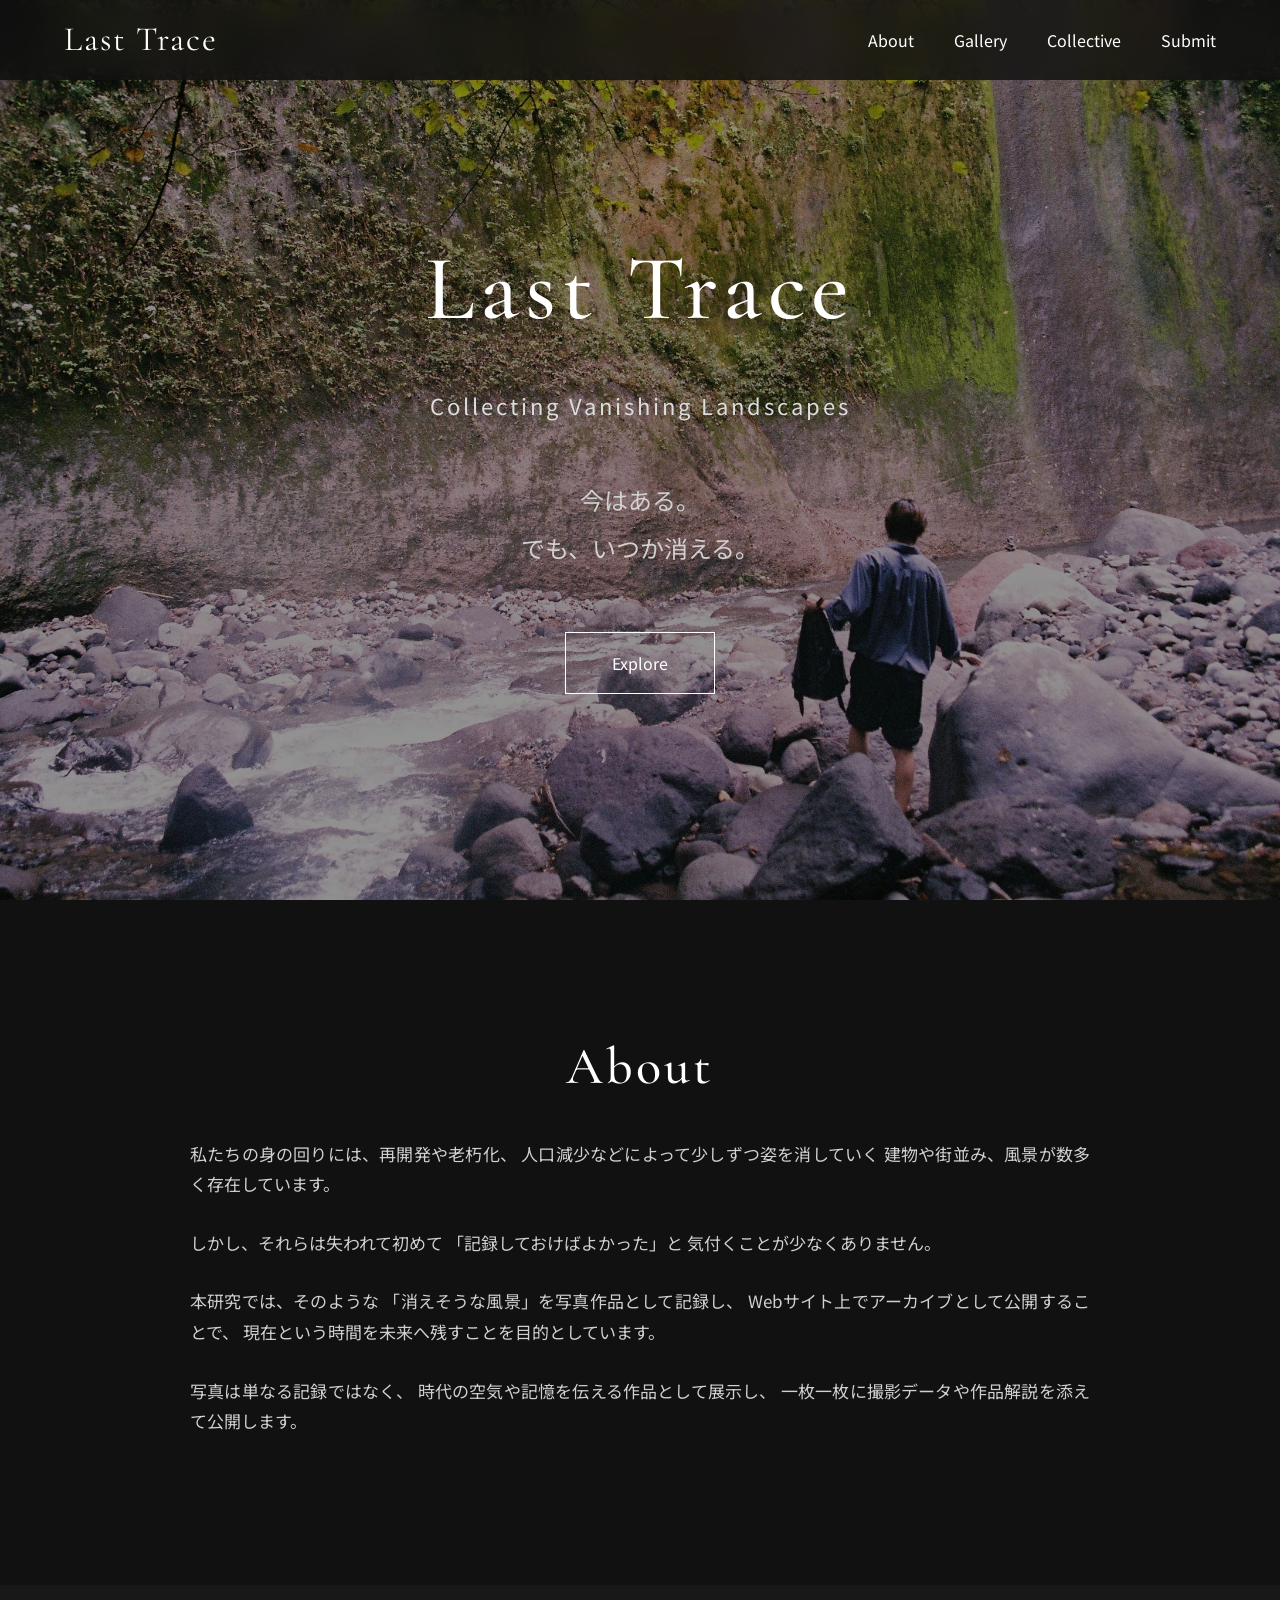
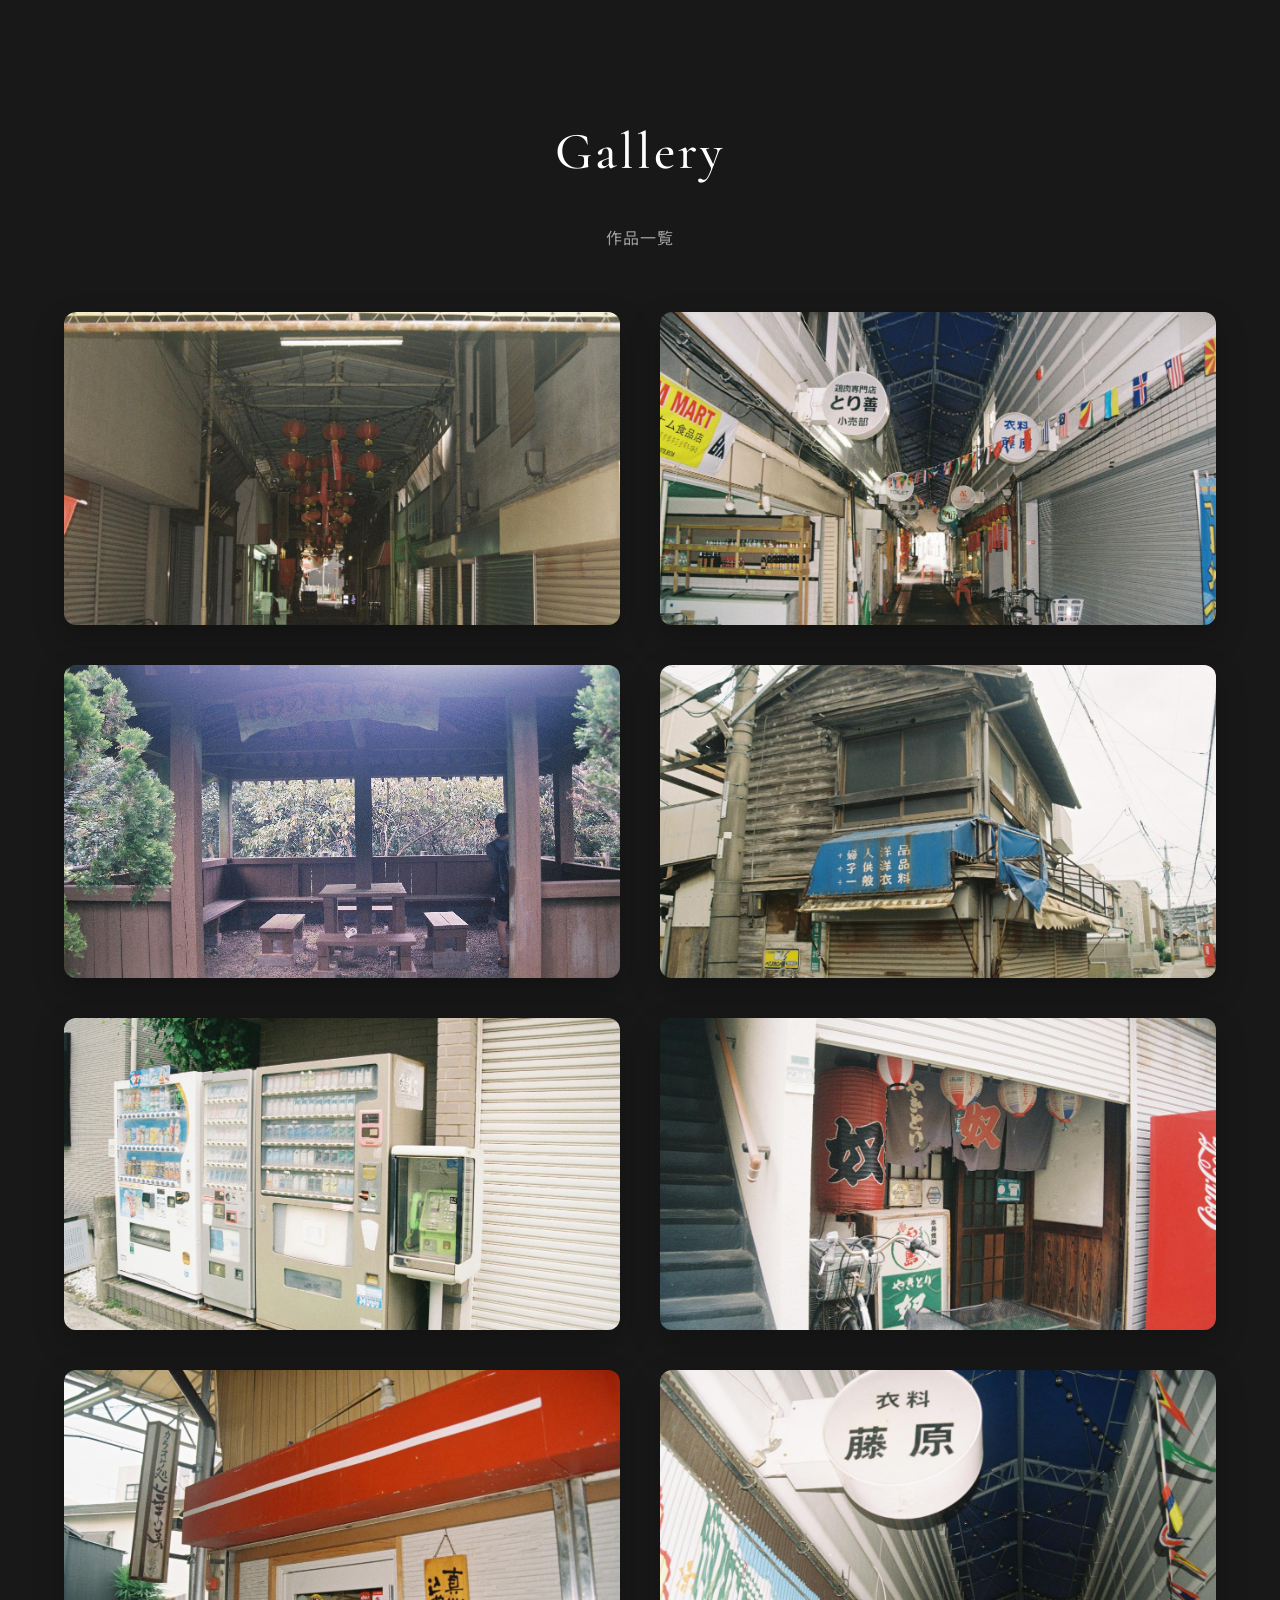
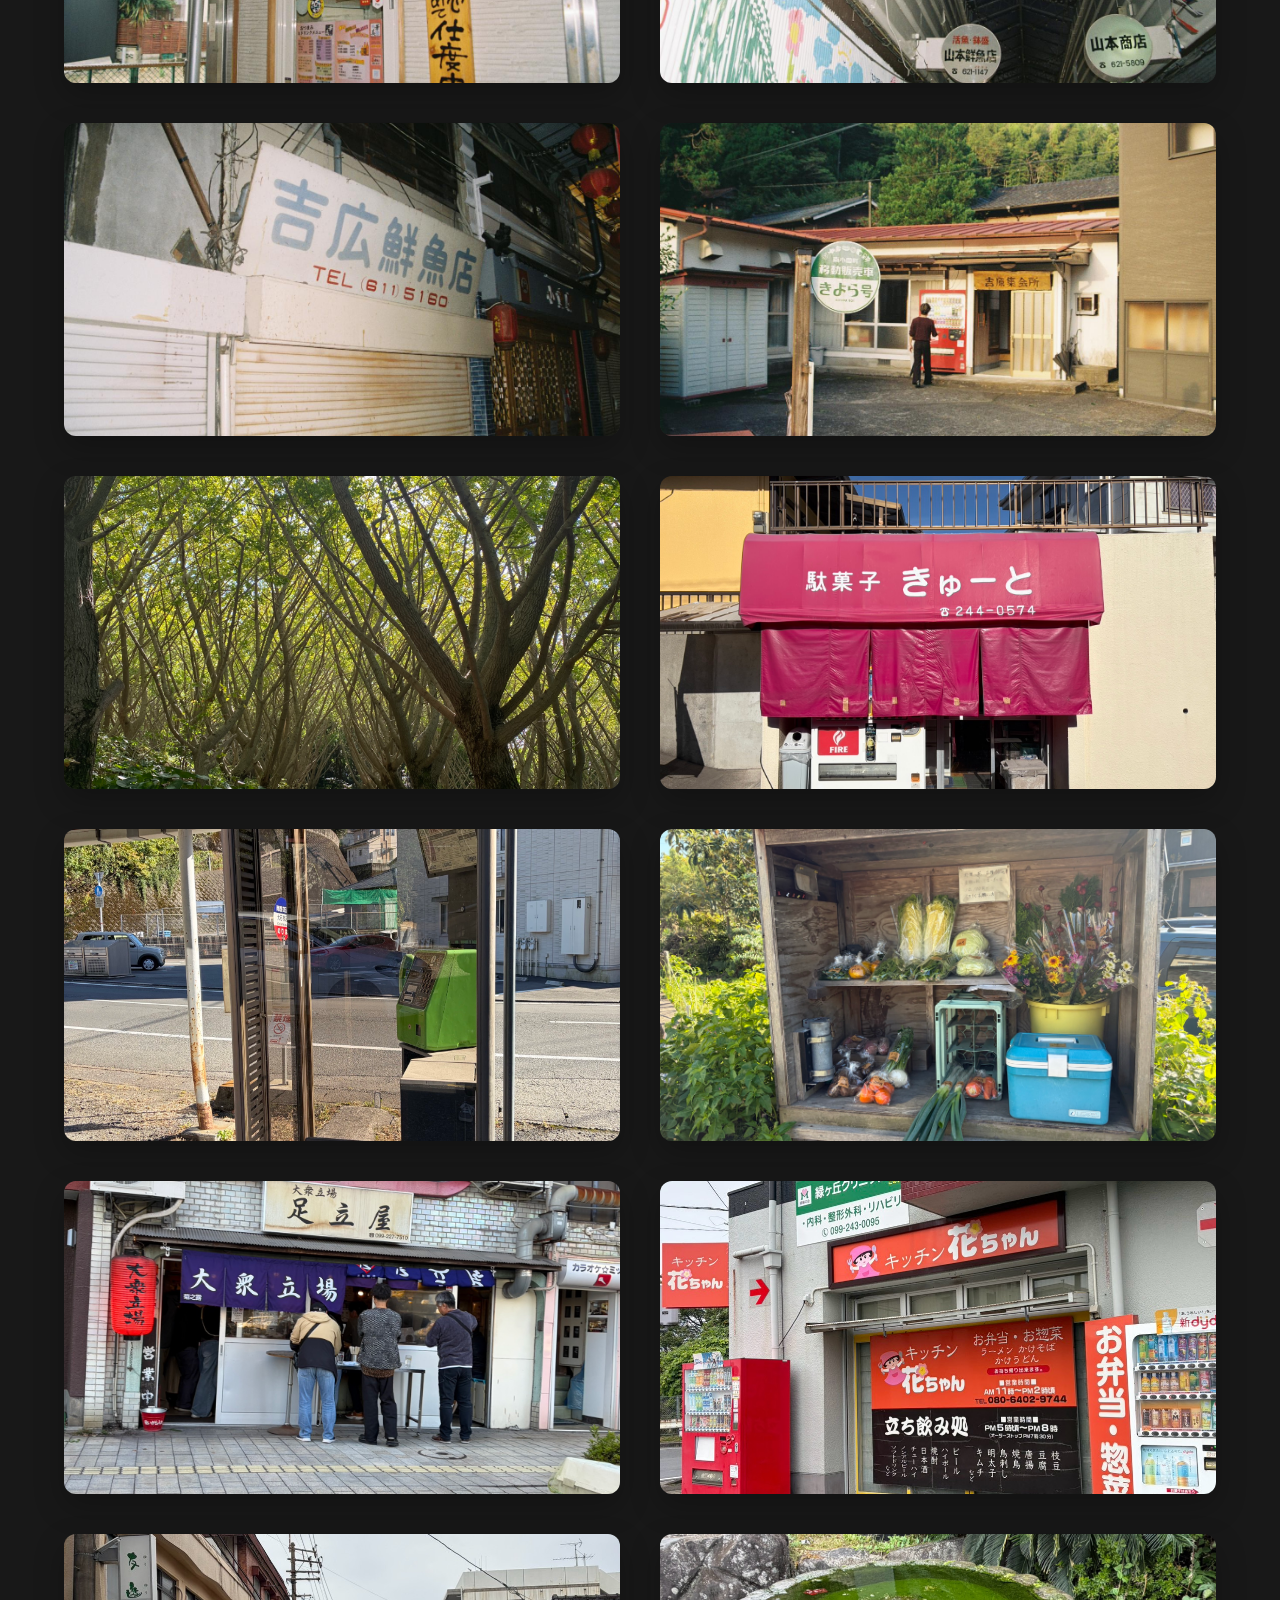
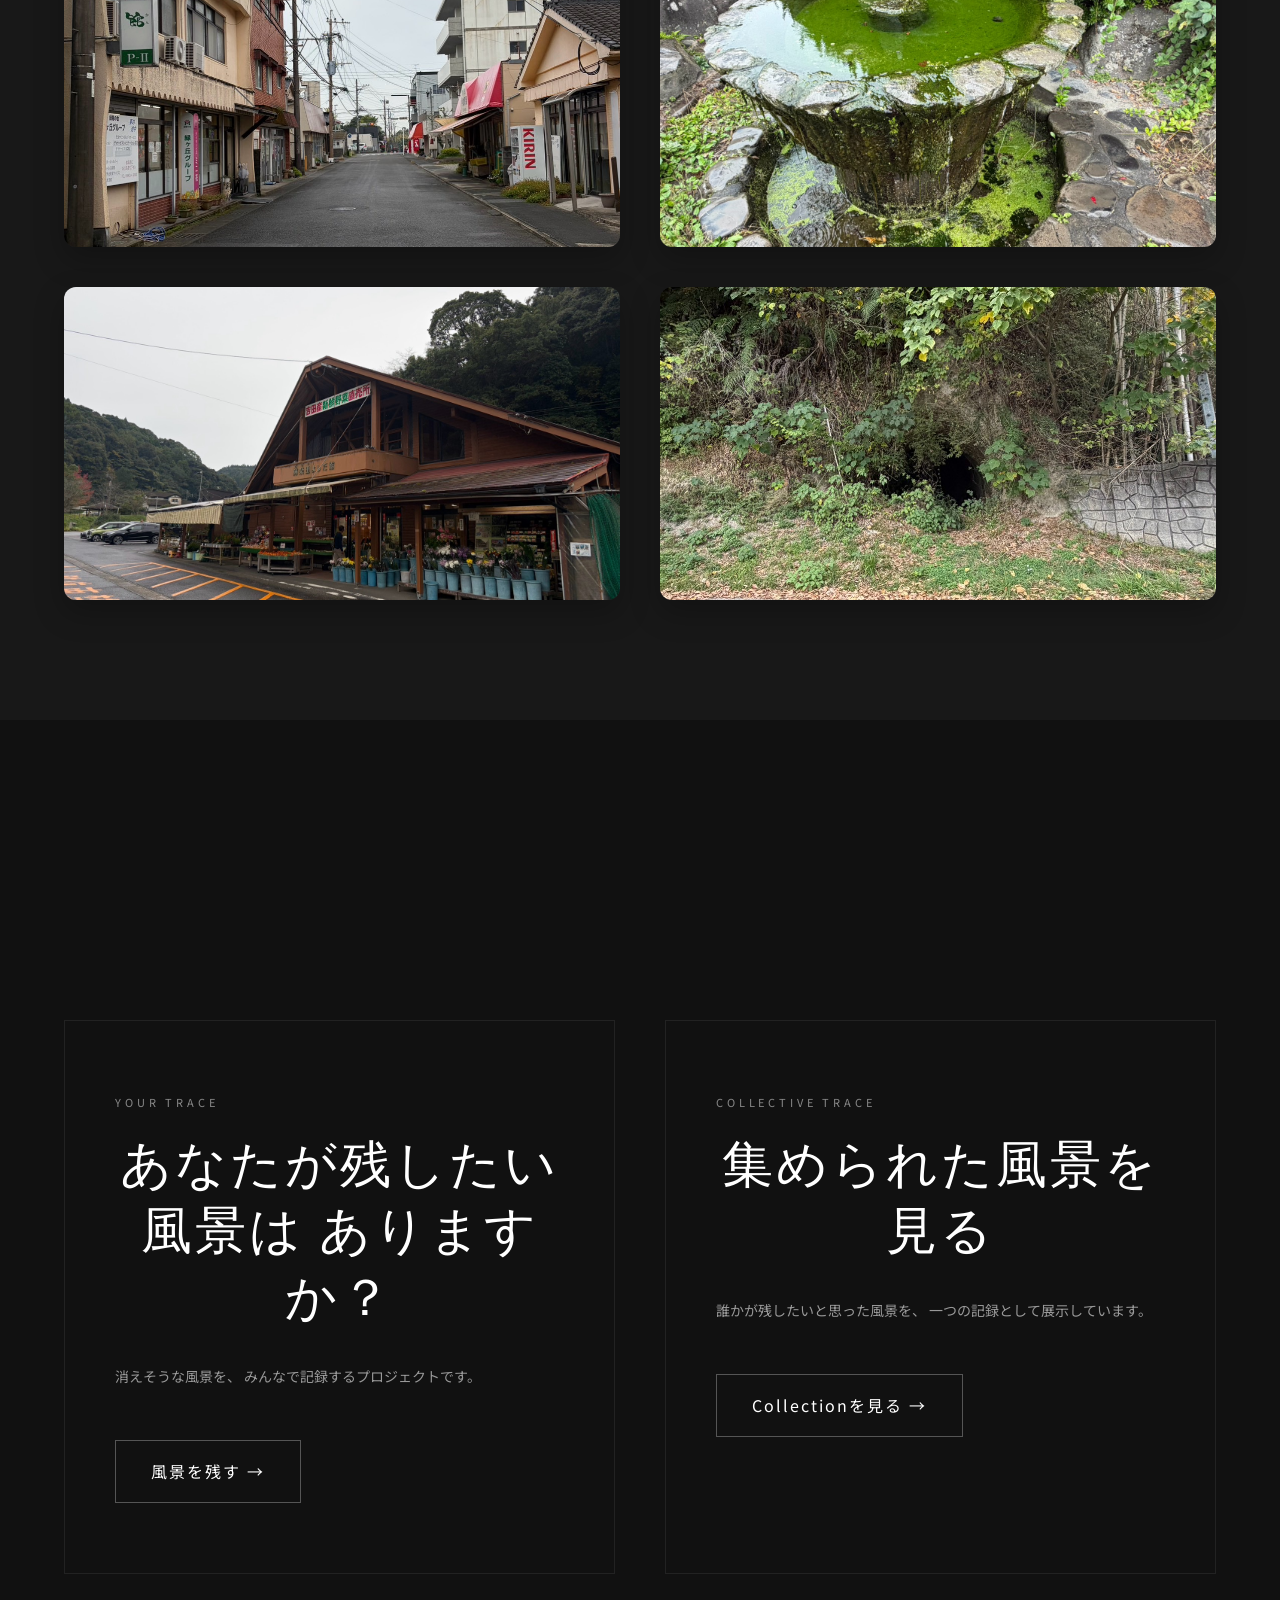
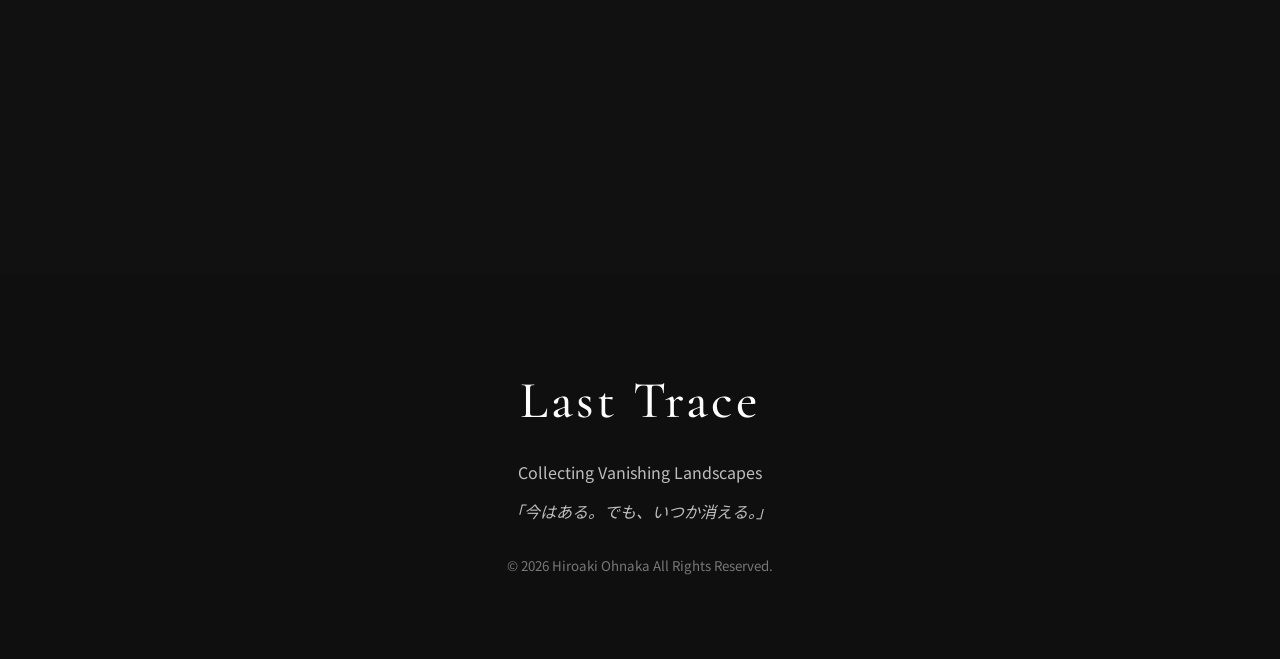
<file: index.html>
<!DOCTYPE html>
<html lang="ja">

<head>

    <meta charset="UTF-8">

    <meta name="viewport"
          content="width=device-width, initial-scale=1.0">

    <title>Last Trace | Collecting Vanishing Landscapes</title>

    <meta name="description"
          content="消えゆく風景を記録する写真アーカイブ">

    <!-- Google Fonts -->

    <link rel="preconnect"
          href="https://fonts.googleapis.com">

    <link rel="preconnect"
          href="https://fonts.gstatic.com"
          crossorigin>

    <link href="https://fonts.googleapis.com/css2?family=Cormorant+Garamond:wght@400;500;600&family=Noto+Sans+JP:wght@300;400;500;700&display=swap"
          rel="stylesheet">

    <link rel="stylesheet"
          href="style.css">

</head>

<body>

<!-- ===========================
 Header
============================ -->

<header class="header">

    <div class="container header-container">

        <a href="index.html"
           class="logo">

            Last Trace

        </a>

        <nav>

    <ul class="nav-menu">

        <li>

            <a href="#about">

                About

            </a>

        </li>


        <li>

            <a href="#gallery">

                Gallery

            </a>

        </li>


        <li>

            <a href="collective.html">

                Collective

            </a>

        </li>


        <li>

            <a href="submit.html">

                Submit

            </a>

        </li>

    </ul>

</nav>

    </div>

</header>

<!-- ===========================
 Hero
============================ -->

<section class="hero">

    <div class="hero-overlay"></div>

    <div class="hero-content">

        <h1>

            Last Trace

        </h1>

        <p class="hero-subtitle">

            Collecting Vanishing Landscapes

        </p>

        <p class="hero-copy">

            今はある。<br>

            でも、いつか消える。

        </p>

        <a href="#about"
           class="hero-button">

            Explore

        </a>

    </div>

</section>

<!-- ===========================
 About
============================ -->

<section id="about">

    <div class="container">

        <h2>

            About

        </h2>

        <div class="about-content">

            <p>

                私たちの身の回りには、再開発や老朽化、
                人口減少などによって少しずつ姿を消していく
                建物や街並み、風景が数多く存在しています。

            </p>

            <p>

                しかし、それらは失われて初めて
                「記録しておけばよかった」と
                気付くことが少なくありません。

            </p>

            <p>

                本研究では、そのような
                「消えそうな風景」を写真作品として記録し、
                Webサイト上でアーカイブとして公開することで、
                現在という時間を未来へ残すことを目的としています。

            </p>

            <p>

                写真は単なる記録ではなく、
                時代の空気や記憶を伝える作品として展示し、
                一枚一枚に撮影データや作品解説を添えて公開します。

            </p>

        </div>

    </div>

</section>

<!-- ===========================
 Gallery
============================ -->

<section id="gallery">

    <div class="container">

        <h2>

            Gallery

        </h2>

        <p class="gallery-text">

            作品一覧

        </p>

        <!--
        ここにJavaScriptが作品を自動生成します
        -->

                <div id="gallery-grid">
        </div>

        <!-- Galleryはphotos.jsから自動生成されます -->

    </div>

</section>
<!-- ===========================
 Participation
============================ -->

<section class="participation">

    <div class="participation-box">

        <p class="eyebrow">
            YOUR TRACE
        </p>

        <h2>
            あなたが残したい風景は
            ありますか？
        </h2>

        <p>
            消えそうな風景を、
            みんなで記録するプロジェクトです。
        </p>

        <a href="submit.html"
           class="participation-button">

            風景を残す →

        </a>

    </div>


    <div class="participation-box">

        <p class="eyebrow">
            COLLECTIVE TRACE
        </p>

        <h2>
            集められた風景を見る
        </h2>

        <p>
            誰かが残したいと思った風景を、
            一つの記録として展示しています。
        </p>

        <a href="collective.html"
           class="participation-button">

            Collectionを見る →

        </a>

    </div>

</section>

<!-- ===========================
 Footer
============================ -->

<footer>

    <div class="container footer-content">

        <h2>

            Last Trace

        </h2>

        <p>

            Collecting Vanishing Landscapes

        </p>

        <p class="footer-message">

            「今はある。でも、いつか消える。」

        </p>

        <small>

            © 2026 Hiroaki Ohnaka All Rights Reserved.

        </small>

    </div>

</footer>

<!-- ===========================
 JavaScript
============================ -->

<script src="photos.js"></script>

<script src="script.js"></script>

</body>

</html>
</file>
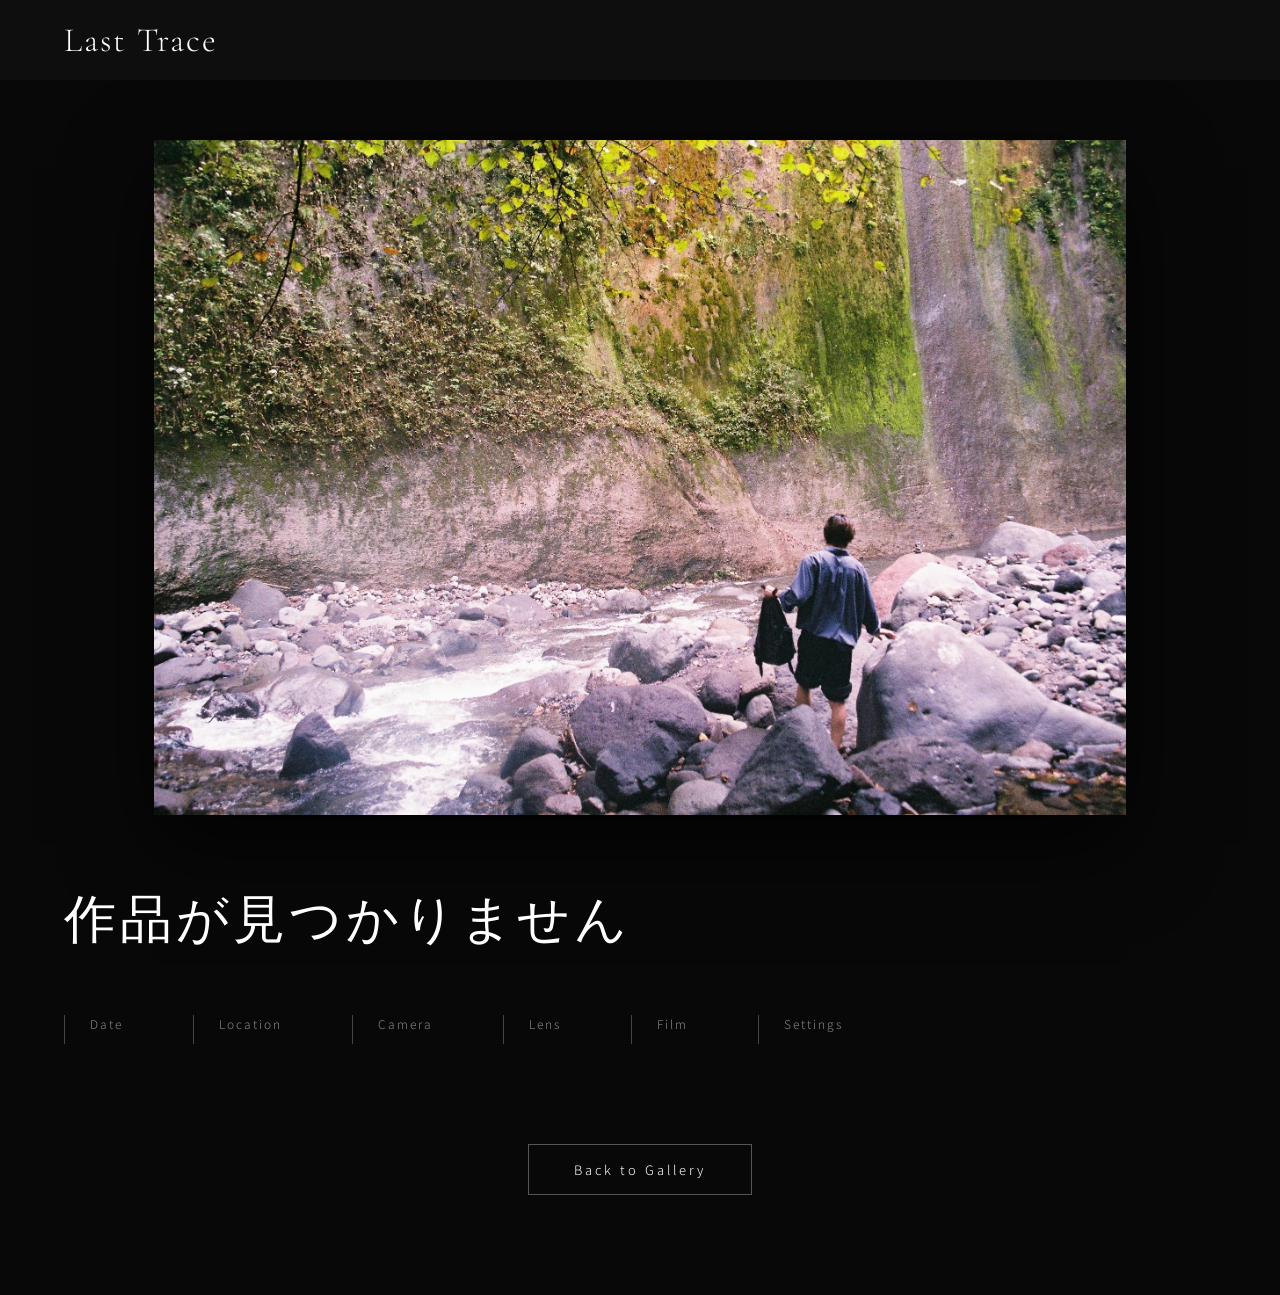
<file: photo.html>
<!DOCTYPE html>
<html lang="ja">

<head>
    <meta charset="UTF-8">
    <meta name="viewport" content="width=device-width, initial-scale=1.0">

    <title>Photo | Last Trace</title>

    <link rel="stylesheet" href="photo.css">

    <!-- Google Fonts -->
    <link href="https://fonts.googleapis.com/css2?family=Cormorant+Garamond:wght@300;400;500;600&family=Noto+Sans+JP:wght@300;400;500&display=swap" rel="stylesheet">

</head>


<body>



<header class="photo-header">

    <div class="header-container">

        <a href="index.html" class="logo">
            Last Trace
        </a>

    </div>

</header>




<main class="photo-container">


    <section class="photo-main">


        <div class="photo-image-area">

            <img id="photo-image" src="" alt="">

        </div>



        <div class="photo-info">


            <h1 id="photo-title">
            </h1>


            <p id="photo-description">
            </p>



            
<div class="photo-data">

    <div>
        <span>Date</span>
        <p id="photo-date"></p>
    </div>

    <div>
        <span>Location</span>
        <p id="photo-location"></p>
    </div>

    <div>
        <span>Camera</span>
        <p id="photo-camera"></p>
    </div>

    <div>
        <span>Lens</span>
        <p id="photo-lens"></p>
    </div>

    <div>
        <span>Film</span>
        <p id="photo-film"></p>
    </div>

    <div>
        <span>Settings</span>
        <p id="photo-settings"></p>
    </div>

</div>



        </div>


    </section>



    <a href="index.html#gallery" class="back-button">

        Back to Gallery

    </a>



</main>



<script src="photos.js"></script>
<script src="script.js"></script>


</body>

</html>
</file>
<file: style.css>
/* ==========================================
   Last Trace
   Version 3.0
========================================== */

/* ---------- Reset ---------- */

* {
    margin: 0;
    padding: 0;
    box-sizing: border-box;
}

html {
    scroll-behavior: smooth;
}

body {
    background: #111;
    color: #fff;
    font-family: "Noto Sans JP", sans-serif;
    line-height: 1.8;
    overflow-x: hidden;
}

img {
    width: 100%;
    display: block;
}

a {
    text-decoration: none;
    color: inherit;
}

ul {
    list-style: none;
}

/* ---------- Common ---------- */

.container {
    width: min(90%, 1200px);
    margin: auto;
}

section {
    padding: 120px 0;
}

h1,
h2,
.logo {
    font-family: "Cormorant Garamond", serif;
}

h2 {
    font-size: 52px;
    font-weight: 500;
    letter-spacing: 3px;
    text-align: center;
    margin-bottom: 25px;
}

p {
    color: #d0d0d0;
}

/* ==========================================
   Header
========================================== */

.header {

    position: fixed;

    top: 0;

    left: 0;

    width: 100%;

    z-index: 1000;

    background: rgba(17,17,17,.82);

    backdrop-filter: blur(14px);

    transition: .4s;
}

.header-container {

    display: flex;

    justify-content: space-between;

    align-items: center;

    height: 80px;
}

.logo {

    font-size: 34px;

    letter-spacing: 2px;
}

.nav-menu {

    display: flex;

    gap: 40px;
}

.nav-menu a {

    position: relative;

    transition: .3s;
}

.nav-menu a::after {

    content: "";

    position: absolute;

    left: 0;

    bottom: -6px;

    width: 0;

    height: 1px;

    background: white;

    transition: .3s;
}

.nav-menu a:hover::after {

    width: 100%;
}

/* ==========================================
   Hero
========================================== */

.hero {
    position: relative;
    isolation: isolate;
    overflow: hidden;

    width: 100%;
    height: 100vh;

    display: flex;
    justify-content: center;
    align-items: center;

    background: #080808;
    text-align: center;
}

.hero::before {
    content: "";

    position: absolute;
    inset: 0;
    z-index: 0;

    background-image: url("images/hero.jpg");
    background-size: cover;
    background-position: center;

    opacity: 0;
    transform: scale(1.12);

    animation: heroBackground 3s ease forwards;
}

.hero-overlay {
    position: absolute;
    inset: 0;
    z-index: 1;

    background: rgba(0, 0, 0, 0.42);
}

.hero-content {
    position: relative;
    z-index: 2;

}

.hero h1 {

    font-size: 92px;

    font-weight: 500;

    letter-spacing: 6px;

    margin-bottom: 15px;
}

.hero-subtitle {

    font-size: 22px;

    letter-spacing: 3px;

    margin-bottom: 50px;

    color: #ddd;
}

.hero-copy {

    font-size: 24px;

    margin-bottom: 60px;

    line-height: 2;
}

.hero-button {

    display: inline-block;

    padding: 16px 46px;

    border: 1px solid white;

    transition: .35s;
}

.hero-button:hover {

    background: white;

    color: #111;
}

/* ==========================================
   About
========================================== */

#about{
    background:#111;
}

.about-content{
    max-width:900px;
    margin:0 auto;
}

.about-content p{
    font-size:17px;
    color:#d0d0d0;
    margin-bottom:28px;
    text-align:justify;
}

/* ==========================================
   Gallery
========================================== */

#gallery{
    background:#181818;
}

.gallery-text{
    text-align:center;
    color:#9f9f9f;
    margin-bottom:60px;
    letter-spacing:1px;
}

#gallery-grid{

    display:grid;

    grid-template-columns:repeat(2,minmax(0,1fr));

    gap:40px;
}

/* ---------- Gallery Card ---------- */

.gallery-card{

    position:relative;

    overflow:hidden;

    border-radius:12px;

    background:#222;

    transition:.35s;

    box-shadow:0 12px 30px rgba(0,0,0,.25);

}

.gallery-card:hover{

    transform:translateY(-8px);

    box-shadow:0 18px 40px rgba(0,0,0,.4);

}

.gallery-card img{

    width:100%;

    aspect-ratio:16 / 9;

    object-fit:cover;

    transition:.5s;

}

.gallery-card:hover img{

    transform:scale(1.05);

}

/* ---------- Overlay ---------- */

.gallery-overlay{

    position:absolute;

    inset:0;

    background:rgba(0,0,0,.55);

    display:flex;

    justify-content:flex-end;

    align-items:flex-start;

    flex-direction:column;

    padding:25px;

    opacity:0;

    transition:.35s;

}

.gallery-card:hover .gallery-overlay{

    opacity:1;

}

.gallery-overlay h3{

    font-family:"Cormorant Garamond",serif;

    font-size:30px;

    margin-bottom:8px;

    color:#fff;

}

.gallery-overlay p{

    color:#ddd;

    margin-bottom:14px;

}

.gallery-overlay span{

    color:#fff;

    border-bottom:1px solid rgba(255,255,255,.7);

    padding-bottom:4px;

    width:max-content;

}

/* ==========================================
   Footer
========================================== */

footer{

    background:#0f0f0f;

    padding:80px 20px;

    text-align:center;

}

.footer-content h2{

    margin-bottom:10px;

}

.footer-content p{

    color:#bdbdbd;

    margin-bottom:10px;

}

.footer-message{

    margin-bottom:25px !important;

    font-style:italic;

}

footer small{

    color:#777;

}

/* ==========================================
   Animation
========================================== */

.fade{

    opacity:0;

    transform:translateY(40px);

    transition:opacity .8s ease,
               transform .8s ease;

}

.fade.show{

    opacity:1;

    transform:translateY(0);

}

/* ==========================================
   Responsive
========================================== */

@media (max-width:1024px){

    .hero h1{

        font-size:72px;

    }

    .hero-subtitle{

        font-size:20px;

    }

    #gallery-grid{

        gap:28px;

    }

}

@media (max-width:768px){

    .header-container{

        flex-direction:column;

        justify-content:center;

        height:auto;

        padding:18px 0;

    }

    .nav-menu{

        gap:24px;

        margin-top:14px;

    }

    section{

        padding:90px 0;

    }

    .hero{

        padding:0 20px;

    }

    .hero h1{

        font-size:56px;

        line-height:1.2;

    }

    .hero-subtitle{

        font-size:16px;

        letter-spacing:2px;

        margin-bottom:35px;

    }

    .hero-copy{

        font-size:18px;

        margin-bottom:40px;

    }

    .hero-button{

        padding:14px 36px;

    }

    h2{

        font-size:38px;

    }

    .about-content p{

        font-size:16px;

    }

    #gallery-grid{

        grid-template-columns:1fr;

        gap:25px;

    }

    .gallery-overlay{

        opacity:1;

        background:linear-gradient(
            transparent,
            rgba(0,0,0,.75)
        );

        justify-content:flex-end;

    }

}
/* ==========================================
   Cinematic Opening Animation
========================================== */

/* 背景画像 */

@keyframes heroBackground {

    0% {
        opacity: 0;
        transform: scale(1.12);
    }

    100% {
        opacity: 1;
        transform: scale(1);
    }

}


/* タイトル・文章 */

@keyframes cinematicFade {

    0% {
        opacity: 0;
        transform: translateY(25px);
        filter: blur(8px);
    }

    100% {
        opacity: 1;
        transform: translateY(0);
        filter: blur(0);
    }

}


.hero h1,
.hero-subtitle,
.hero-copy,
.hero-button {

    opacity: 0;

    animation: cinematicFade 1.4s ease forwards;

}


.hero h1 {
    animation-delay: 1.0s;
}

.hero-subtitle {
    animation-delay: 1.5s;
}

.hero-copy {
    animation-delay: 2.0s;
}

.hero-button {
    animation-delay: 2.5s;
}


/* 動きを控える設定のユーザーへの配慮 */

@media (prefers-reduced-motion: reduce) {

    .hero::before,
    .hero h1,
    .hero-subtitle,
    .hero-copy,
    .hero-button {

        animation: none;
        opacity: 1;
        transform: none;
        filter: none;

    }

}
/* ==========================
   Participation
========================== */

.participation {

    width: 90%;

    max-width: 1200px;

    margin: 180px auto;

    display: grid;

    grid-template-columns: 1fr 1fr;

    gap: 50px;

}


.participation-box {

    border: 1px solid #222;

    padding: 70px 50px;

}


.participation-box .eyebrow {

    margin: 0;

    color: #888;

    font-size: 11px;

    letter-spacing: 0.35em;

}


.participation-box h2 {

    font-family:
        "Cormorant Garamond",
        serif;

    font-size:
        clamp(36px, 4vw, 56px);

    font-weight: 400;

    line-height: 1.3;

    margin: 20px 0 30px;

}


.participation-box p {

    color: #999;

    line-height: 2;

    font-size: 14px;

}


.participation-button {

    display: inline-block;

    margin-top: 50px;

    padding: 16px 35px;

    border: 1px solid #555;

    color: white;

    text-decoration: none;

    letter-spacing: 2px;

    transition: 0.3s;

}


.participation-button:hover {

    background: white;

    color: black;

}


@media (max-width: 768px) {

    .participation {

        grid-template-columns: 1fr;

        margin: 120px auto;

    }

}
</file>
<file: photo.css>
/* ===================================
   Last Trace
   Photo Detail Style
=================================== */


/* 基本設定 */

* {
    margin: 0;
    padding: 0;
    box-sizing: border-box;
}


body {

    background: #080808;
    color: #ffffff;

    font-family:
        "Noto Sans JP",
        sans-serif;

    font-weight: 300;

}


/* ===================================
   Header
=================================== */


/* ===================================
   Header
=================================== */

.photo-header {
    position: fixed;
    top: 0;
    left: 0;
    width: 100%;
    height: 80px;
    z-index: 1000;

    background: rgba(17, 17, 17, .82);
    backdrop-filter: blur(14px);
    transition: .4s;
}

.photo-header .header-container {
    width: min(90%, 1200px);
    height: 80px;
    margin: auto;

    display: flex;
    justify-content: flex-start;
    align-items: center;
}

.photo-header .logo {
    color: #fff;
    text-decoration: none;
    font-family: "Cormorant Garamond", serif;
    font-size: 34px;
    letter-spacing: 2px;
}



/* ===================================
   Main
=================================== */


.photo-container {

    width:100%;

    min-height:100vh;

    padding-top:140px;

    padding-bottom:100px;

}



.photo-main {

    width:90%;

    max-width:1200px;

    margin:auto;


}



/* ===================================
   Image
=================================== */


.photo-image-area {

    width:100%;

    display:flex;

    justify-content:center;

    align-items:center;

}



.photo-image-area img {


    width:auto;

    max-width:100%;

    max-height:75vh;


    object-fit:contain;


    box-shadow:

    0 30px 80px rgba(0,0,0,0.7);


}



/* ===================================
   Information
=================================== */


.photo-info {


    margin-top:70px;

}



.photo-info h1 {


    font-family:

    "Cormorant Garamond",
    serif;


    font-size:52px;


    font-weight:400;


    letter-spacing:4px;


    margin-bottom:30px;


}



.photo-info > p {


    width:80%;


    max-width:700px;


    line-height:2;


    color:#cccccc;


    font-size:15px;


}



/* ===================================
   Camera Data
=================================== */


.photo-data {


    margin-top:60px;


    display:flex;


    gap:70px;


}



.photo-data div {


    border-left:

    1px solid #444;


    padding-left:25px;


}



.photo-data span {


    display:block;


    font-size:12px;


    color:#888;


    letter-spacing:2px;


    margin-bottom:12px;


}



.photo-data p {


    font-size:14px;


    color:#fff;


}



/* ===================================
   Back Button
=================================== */


.back-button {


    display:block;


    width:max-content;


    margin:100px auto 0;


    padding:15px 45px;


    border:

    1px solid #555;


    color:white;


    text-decoration:none;


    font-size:13px;


    letter-spacing:3px;


    transition:.4s;


}



.back-button:hover {


    background:white;

    color:black;


}





/* ===================================
   Animation
=================================== */


.photo-image-area,
.photo-info {


    animation:

    fadeUp 1.2s ease forwards;


}



@keyframes fadeUp {


from {


    opacity:0;

    transform:translateY(30px);


}


to {


    opacity:1;

    transform:translateY(0);


}


}





/* ===================================
   Mobile
=================================== */


@media(max-width:768px){




.photo-container{


    padding-top:100px;


}



.photo-main{


    width:88%;


}



.photo-image-area img{


    max-height:55vh;


}



.photo-info{


    margin-top:45px;


}



.photo-info h1{


    font-size:38px;


}



.photo-info > p{


    width:100%;


    font-size:14px;


}



.photo-data{


    display:block;


}



.photo-data div{


    margin-bottom:30px;


}



.back-button{


    margin-top:60px;


}


}
</file>
